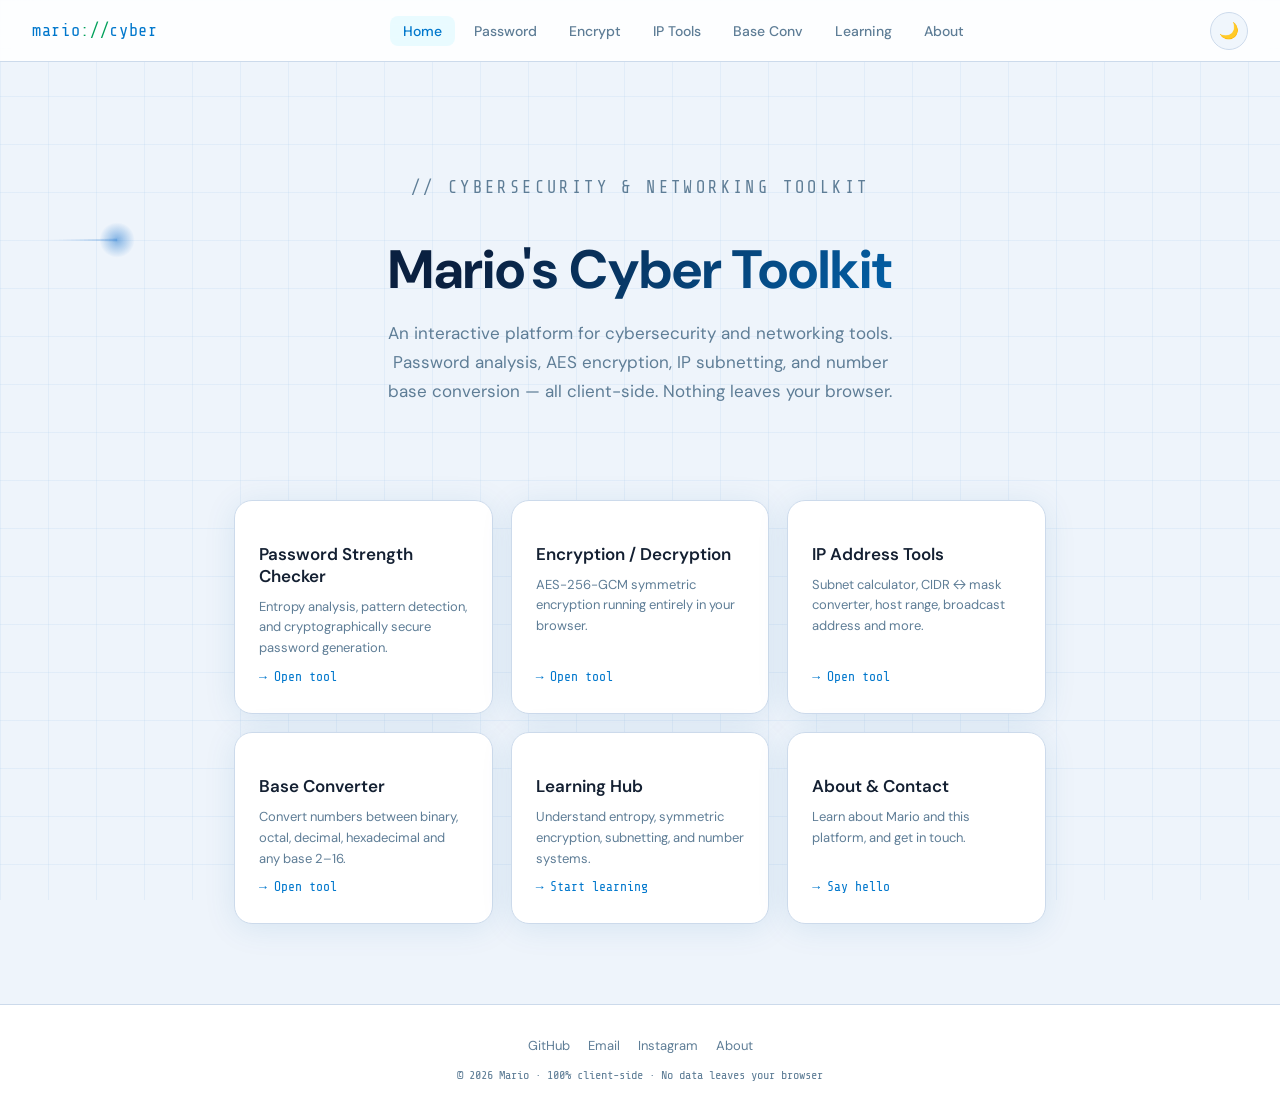
<file: index.html>
<!DOCTYPE html>
<html lang="en" data-theme="light">
<head>
  <meta charset="utf-8" />
  <meta name="viewport" content="width=device-width, initial-scale=1" />
  <title>Mario's Cyber Toolkit</title>
  <link rel="stylesheet" href="css/styles.css" />
</head>
<body>

  <!-- ── Navbar ── -->
  <nav class="navbar">
    <a class="nav-brand" href="index.html">mario<span>://</span>cyber</a>
    <ul class="nav-links" id="navLinks">
      <li><a href="index.html">Home</a></li>
      <li><a href="password.html">Password</a></li>
      <li><a href="encryption.html">Encrypt</a></li>
      <li><a href="ip_tools.html">IP Tools</a></li>
      <li><a href="base_converter.html">Base Conv</a></li>
      <li><a href="learning.html">Learning</a></li>
      <li><a href="about.html">About</a></li>
    </ul>
    <div class="nav-right">
      <button class="theme-toggle" id="themeToggle" onclick="toggleTheme()" title="Toggle theme">🌙</button>
      <button class="nav-hamburger" id="navHamburger" aria-label="Menu">
        <span></span><span></span><span></span>
      </button>
    </div>
  </nav>

  <!-- ── Main ── -->
  <main>
    <div class="page-wrapper">

      <div class="hero fade-in fade-in-1">
        <p class="hero-eyebrow">// cybersecurity &amp; networking toolkit</p>
        <h1>Mario's Cyber Toolkit</h1>
        <p>An interactive platform for cybersecurity and networking tools. Password analysis, AES encryption, IP subnetting, and number base conversion — all client-side. Nothing leaves your browser.</p>
      </div>

      <div class="tool-grid">
        <a class="tool-card fade-in fade-in-2" href="password.html">
          <div class="tool-card-icon"></div>
          <div class="tool-card-title">Password Strength Checker</div>
          <div class="tool-card-desc">Entropy analysis, pattern detection, and cryptographically secure password generation.</div>
          <div class="tool-card-arrow">→ Open tool</div>
        </a>

        <a class="tool-card fade-in fade-in-2" href="encryption.html">
          <div class="tool-card-icon"></div>
          <div class="tool-card-title">Encryption / Decryption</div>
          <div class="tool-card-desc">AES-256-GCM symmetric encryption running entirely in your browser.</div>
          <div class="tool-card-arrow">→ Open tool</div>
        </a>

        <a class="tool-card fade-in fade-in-3" href="ip_tools.html">
          <div class="tool-card-icon"></div>
          <div class="tool-card-title">IP Address Tools</div>
          <div class="tool-card-desc">Subnet calculator, CIDR ↔ mask converter, host range, broadcast address and more.</div>
          <div class="tool-card-arrow">→ Open tool</div>
        </a>

        <a class="tool-card fade-in fade-in-3" href="base_converter.html">
          <div class="tool-card-icon"></div>
          <div class="tool-card-title">Base Converter</div>
          <div class="tool-card-desc">Convert numbers between binary, octal, decimal, hexadecimal and any base 2–16.</div>
          <div class="tool-card-arrow">→ Open tool</div>
        </a>

        <a class="tool-card fade-in fade-in-4" href="learning.html">
          <div class="tool-card-icon"></div>
          <div class="tool-card-title">Learning Hub</div>
          <div class="tool-card-desc">Understand entropy, symmetric encryption, subnetting, and number systems.</div>
          <div class="tool-card-arrow">→ Start learning</div>
        </a>

        <a class="tool-card fade-in fade-in-4" href="about.html">
          <div class="tool-card-icon"></div>
          <div class="tool-card-title">About &amp; Contact</div>
          <div class="tool-card-desc">Learn about Mario and this platform, and get in touch.</div>
          <div class="tool-card-arrow">→ Say hello</div>
        </a>
      </div>

    </div>
  </main>

  <!-- ── Footer ── -->
  <footer>
    <div class="footer-inner">
      <div class="footer-links">
        <a href="https://github.com/MarioHUBB" target="_blank">GitHub</a>
        <a href="mailto:dumbamari02@gmail.com">Email</a>
        <a href="https://www.instagram.com/modestmarioo/" target="_blank">Instagram</a>
        <a href="about.html">About</a>
      </div>
      <div class="footer-copy">© 2026 Mario · 100% client-side · No data leaves your browser</div>
    </div>
  </footer>

  <script src="js/ui.js"></script>
  <script src="js/main.js"></script>
</body>
</html>
</file>
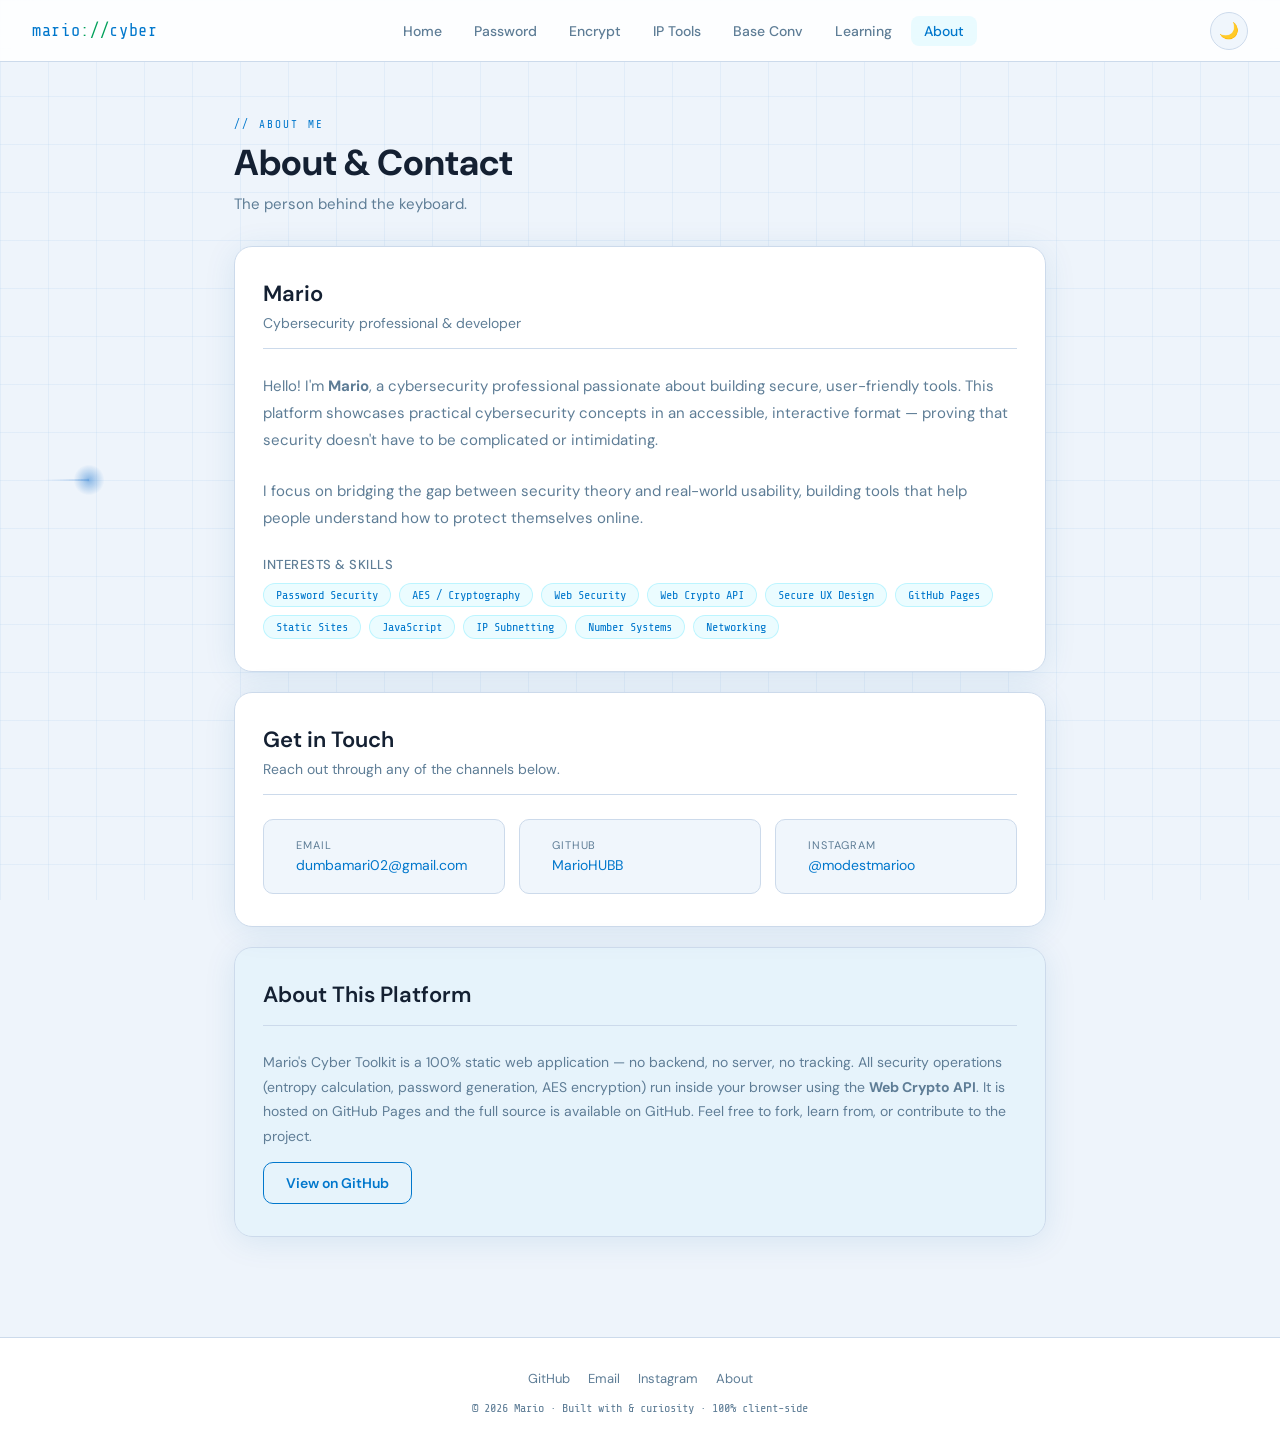
<file: about.html>
<!DOCTYPE html>
<html lang="en" data-theme="light">
<head>
  <meta charset="utf-8" />
  <meta name="viewport" content="width=device-width, initial-scale=1" />
  <title>About — Mario's Cyber Toolkit</title>
  <link rel="stylesheet" href="css/styles.css" />
</head>
<body>

  <!-- ── Navbar ── -->
  <nav class="navbar">
    <a class="nav-brand" href="index.html">mario<span>://</span>cyber</a>
    <ul class="nav-links" id="navLinks">
      <li><a href="index.html">Home</a></li>
      <li><a href="password.html">Password</a></li>
      <li><a href="encryption.html">Encrypt</a></li>
      <li><a href="ip_tools.html">IP Tools</a></li>
      <li><a href="base_converter.html">Base Conv</a></li>
      <li><a href="learning.html">Learning</a></li>
      <li><a href="about.html">About</a></li>
    </ul>
    <div class="nav-right">
      <button class="theme-toggle" id="themeToggle" onclick="toggleTheme()" title="Toggle theme">🌙</button>
      <button class="nav-hamburger" id="navHamburger" aria-label="Menu">
        <span></span><span></span><span></span>
      </button>
    </div>
  </nav>

  <!-- ── Main ── -->
  <main>
    <div class="page-wrapper">

      <div class="page-title fade-in fade-in-1">
        <p class="eyebrow">// about me</p>
        <h1>About &amp; Contact</h1>
        <p>The person behind the keyboard.</p>
      </div>

      <!-- Bio card -->
      <div class="card fade-in fade-in-2">
        <div class="card-header">
          <h2>Mario</h2>
          <p>Cybersecurity professional &amp; developer</p>
        </div>
        <p class="about-intro">
          Hello! I'm <strong>Mario</strong>, a cybersecurity professional passionate about building secure, 
          user-friendly tools. This platform showcases practical cybersecurity concepts in an accessible, 
          interactive format — proving that security doesn't have to be complicated or intimidating.
        </p>
        <p class="about-intro">
          I focus on bridging the gap between security theory and real-world usability, building tools 
          that help people understand how to protect themselves online.
        </p>

        <label class="form-label mt-8">Interests &amp; Skills</label>
        <div class="skills-badges">
          <span class="badge">Password Security</span>
          <span class="badge">AES / Cryptography</span>
          <span class="badge">Web Security</span>
          <span class="badge">Web Crypto API</span>
          <span class="badge">Secure UX Design</span>
          <span class="badge">GitHub Pages</span>
          <span class="badge">Static Sites</span>
          <span class="badge">JavaScript</span>
          <span class="badge">IP Subnetting</span>
          <span class="badge">Number Systems</span>
          <span class="badge">Networking</span>
        </div>
      </div>

      <!-- Contact card -->
      <div class="card fade-in fade-in-3">
        <div class="card-header">
          <h2>Get in Touch</h2>
          <p>Reach out through any of the channels below.</p>
        </div>

        <div class="contact-grid">
          <div class="contact-card">
            <span class="contact-icon"></span>
            <div class="contact-info">
              <span>Email</span>
              <a href="mailto:dumbamari02@gmail.com">dumbamari02@gmail.com</a>
            </div>
          </div>
          <div class="contact-card">
            <span class="contact-icon"></span>
            <div class="contact-info">
              <span>GitHub</span>
              <a href="https://github.com/MarioHUBB" target="_blank">MarioHUBB</a>
            </div>
          </div>
          <div class="contact-card">
            <span class="contact-icon"></span>
            <div class="contact-info">
              <span>Instagram</span>
              <a href="https://www.instagram.com/modestmarioo/" target="_blank">@modestmarioo</a>
            </div>
          </div>
        </div>
      </div>

      <!-- Platform card -->
      <div class="card fade-in fade-in-4" style="background: rgba(0,212,255,0.03);">
        <div class="card-header">
          <h2>About This Platform</h2>
        </div>
        <p style="font-size:14px; color:var(--text-muted); line-height:1.75;">
          Mario's Cyber Toolkit is a 100% static web application — no backend, no server, no tracking.
          All security operations (entropy calculation, password generation, AES encryption) run inside your 
          browser using the <strong>Web Crypto API</strong>. It is hosted on GitHub Pages and the full source 
          is available on GitHub. Feel free to fork, learn from, or contribute to the project.
        </p>
        <div class="mt-14">
          <a class="btn btn-ghost" href="https://github.com/MarioHUBB" target="_blank">View on GitHub</a>
        </div>
      </div>

    </div>
  </main>

  <!-- ── Footer ── -->
  <footer>
    <div class="footer-inner">
      <div class="footer-links">
        <a href="https://github.com/MarioHUBB" target="_blank">GitHub</a>
        <a href="mailto:dumbamari02@gmail.com">Email</a>
        <a href="https://www.instagram.com/modestmarioo/" target="_blank">Instagram</a>
        <a href="about.html">About</a>
      </div>
      <div class="footer-copy">© 2026 Mario · Built with &amp; curiosity · 100% client-side</div>
    </div>
  </footer>

  <script src="js/ui.js"></script>
</body>
</html>
</file>
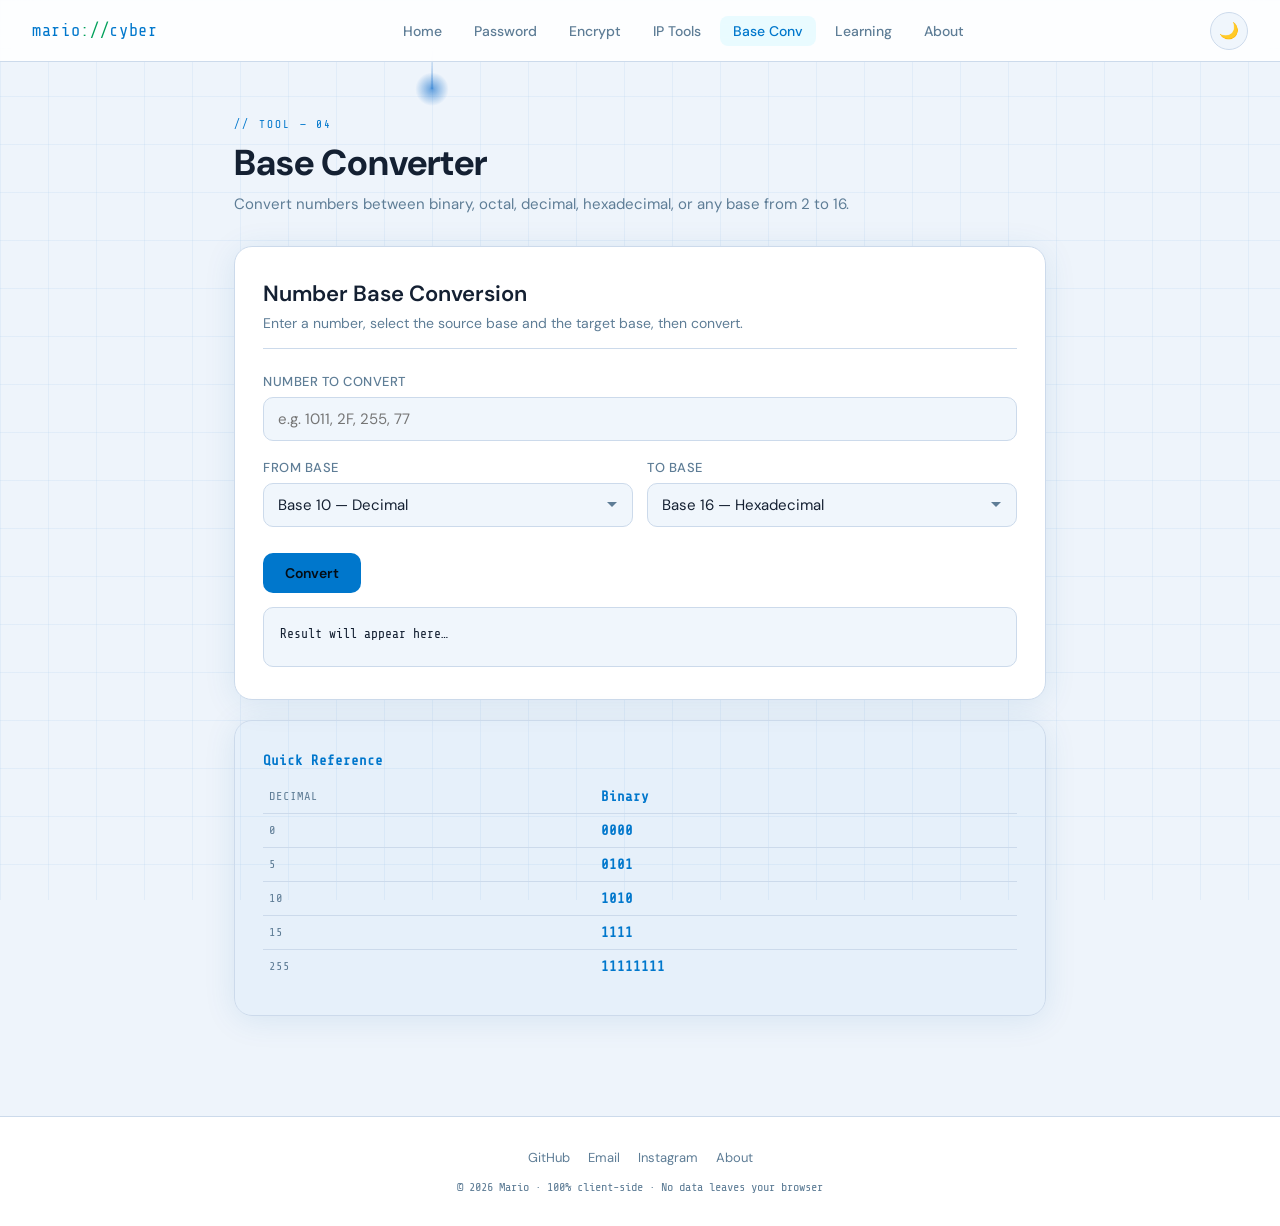
<file: base_converter.html>
<!DOCTYPE html>
<html lang="en" data-theme="light">
<head>
  <meta charset="utf-8" />
  <meta name="viewport" content="width=device-width, initial-scale=1" />
  <title>Base Converter — Mario's Cyber Toolkit</title>
  <link rel="stylesheet" href="css/styles.css" />
</head>
<body>

  <!-- ── Navbar ── -->
  <nav class="navbar">
    <a class="nav-brand" href="index.html">mario<span>://</span>cyber</a>
    <ul class="nav-links" id="navLinks">
      <li><a href="index.html">Home</a></li>
      <li><a href="password.html">Password</a></li>
      <li><a href="encryption.html">Encrypt</a></li>
      <li><a href="ip_tools.html">IP Tools</a></li>
      <li><a href="base_converter.html">Base Conv</a></li>
      <li><a href="learning.html">Learning</a></li>
      <li><a href="about.html">About</a></li>
    </ul>
    <div class="nav-right">
      <button class="theme-toggle" id="themeToggle" onclick="toggleTheme()" title="Toggle theme">🌙</button>
      <button class="nav-hamburger" id="navHamburger" aria-label="Menu">
        <span></span><span></span><span></span>
      </button>
    </div>
  </nav>

  <main>
    <div class="page-wrapper">

      <div class="page-title fade-in fade-in-1">
        <p class="eyebrow">// tool — 04</p>
        <h1>Base Converter</h1>
        <p>Convert numbers between binary, octal, decimal, hexadecimal, or any base from 2 to 16.</p>
      </div>

      <div class="card fade-in fade-in-2">
        <div class="card-header">
          <h2>Number Base Conversion</h2>
          <p>Enter a number, select the source base and the target base, then convert.</p>
        </div>

        <div class="form-group">
          <label class="form-label" for="numberInput">Number to convert</label>
          <input type="text" id="numberInput" placeholder="e.g. 1011, 2F, 255, 77" autocomplete="off" />
        </div>

        <div class="form-row">
          <div class="form-group">
            <label class="form-label" for="fromBase">From base</label>
            <select id="fromBase">
              <option value="2">Base 2 — Binary</option>
              <option value="8">Base 8 — Octal</option>
              <option value="10" selected>Base 10 — Decimal</option>
              <option value="16">Base 16 — Hexadecimal</option>
            </select>
          </div>
          <div class="form-group">
            <label class="form-label" for="toBase">To base</label>
            <select id="toBase">
              <option value="2">Base 2 — Binary</option>
              <option value="8">Base 8 — Octal</option>
              <option value="10">Base 10 — Decimal</option>
              <option value="16" selected>Base 16 — Hexadecimal</option>
            </select>
          </div>
        </div>

        <div class="row mt-8">
          <button class="btn btn-primary" onclick="convertBase()">Convert</button>
        </div>

        <div class="output-box mt-14" id="convOutput">Result will appear here…</div>
      </div>

      <!-- Quick reference -->
      <div class="card fade-in fade-in-3" style="background:rgba(0,119,204,0.03);">
        <h3 class="mono text-accent" style="font-size:14px; margin-bottom:12px;">Quick Reference</h3>
        <table class="result-table">
          <tr><td>Decimal</td><td>Binary</td></tr>
          <tr><td>0</td><td>0000</td></tr>
          <tr><td>5</td><td>0101</td></tr>
          <tr><td>10</td><td>1010</td></tr>
          <tr><td>15</td><td>1111</td></tr>
          <tr><td>255</td><td>11111111</td></tr>
        </table>
      </div>

    </div>
  </main>

  <!-- ── Footer ── -->
  <footer>
    <div class="footer-inner">
      <div class="footer-links">
        <a href="https://github.com/MarioHUBB" target="_blank">GitHub</a>
        <a href="mailto:dumbamari02@gmail.com">Email</a>
        <a href="https://www.instagram.com/modestmarioo/" target="_blank">Instagram</a>
        <a href="about.html">About</a>
      </div>
      <div class="footer-copy">© 2026 Mario · 100% client-side · No data leaves your browser</div>
    </div>
  </footer>

  <script src="js/ui.js"></script>
  <script src="js/base_converter.js"></script>
</body>
</html>
</file>
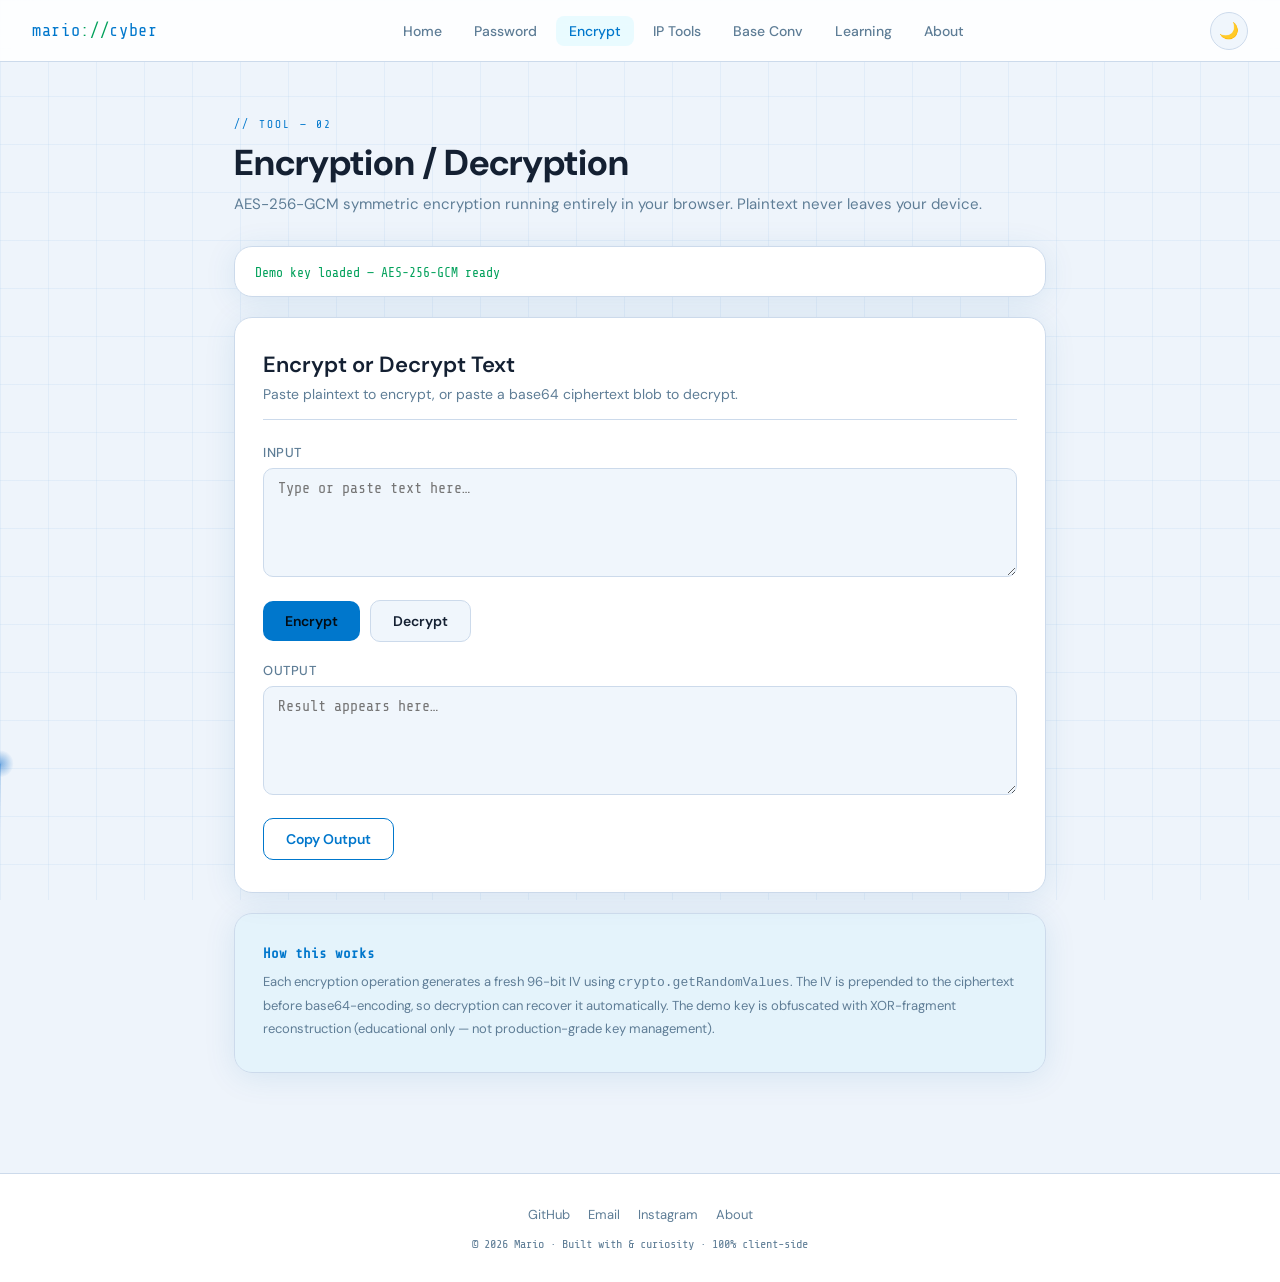
<file: encryption.html>
<!DOCTYPE html>
<html lang="en" data-theme="light">
<head>
  <meta charset="utf-8" />
  <meta name="viewport" content="width=device-width, initial-scale=1" />
  <title>Encryption Tool — Mario's Cyber Form</title>
  <link rel="stylesheet" href="css/styles.css" />
</head>
<body>

  <!-- ── Navbar ── -->
  <nav class="navbar">
    <a class="nav-brand" href="index.html">mario<span>://</span>cyber</a>
    <ul class="nav-links" id="navLinks">
      <li><a href="index.html">Home</a></li>
      <li><a href="password.html">Password</a></li>
      <li><a href="encryption.html">Encrypt</a></li>
      <li><a href="ip_tools.html">IP Tools</a></li>
      <li><a href="base_converter.html">Base Conv</a></li>
      <li><a href="learning.html">Learning</a></li>
      <li><a href="about.html">About</a></li>
    </ul>
    <div class="nav-right">
      <button class="theme-toggle" id="themeToggle" onclick="toggleTheme()" title="Toggle theme">🌙</button>
      <button class="nav-hamburger" id="navHamburger" aria-label="Menu">
        <span></span><span></span><span></span>
      </button>
    </div>
  </nav>

  <!-- ── Main ── -->
  <main>
    <div class="page-wrapper">

      <div class="page-title fade-in fade-in-1">
        <p class="eyebrow">// tool — 02</p>
        <h1>Encryption / Decryption</h1>
        <p>AES-256-GCM symmetric encryption running entirely in your browser. Plaintext never leaves your device.</p>
      </div>

      <!-- Key status -->
      <div class="card fade-in fade-in-2" style="padding:14px 20px;">
        <span class="mono text-muted" id="keyStatus" style="font-size:13px;">Loading AES-256-GCM key…</span>
      </div>

      <!-- Encrypt / Decrypt card -->
      <div class="card fade-in fade-in-3">
        <div class="card-header">
          <h2>Encrypt or Decrypt Text</h2>
          <p>Paste plaintext to encrypt, or paste a base64 ciphertext blob to decrypt.</p>
        </div>

        <div class="form-group">
          <label class="form-label" for="inputText">Input</label>
          <textarea id="inputText" rows="5" placeholder="Type or paste text here…"></textarea>
        </div>

        <div class="row mt-8" style="gap:10px;">
          <button class="btn btn-primary" id="encryptBtn" disabled>Encrypt</button>
          <button class="btn btn-secondary" id="decryptBtn" disabled>Decrypt</button>
        </div>

        <div class="form-group mt-20">
          <label class="form-label" for="outputText">Output</label>
          <textarea id="outputText" rows="5" placeholder="Result appears here…" readonly></textarea>
        </div>

        <div class="row mt-8" style="gap:10px;">
          <button class="btn btn-ghost" id="copyOutBtn">Copy Output</button>
        </div>
      </div>

      <!-- Info card -->
      <div class="card fade-in fade-in-4" style="background: rgba(0,212,255,0.04);">
        <h3 class="mono text-accent" style="font-size:14px; margin-bottom:10px;">How this works</h3>
        <p style="font-size:13px; color:var(--text-muted); line-height:1.75;">
          Each encryption operation generates a fresh 96-bit IV using <code>crypto.getRandomValues</code>.
          The IV is prepended to the ciphertext before base64-encoding, so decryption can recover it automatically.
          The demo key is obfuscated with XOR-fragment reconstruction (educational only — not production-grade key management).
        </p>
      </div>

    </div>
  </main>

  <!-- ── Footer ── -->
  <footer>
    <div class="footer-inner">
      <div class="footer-links">
        <a href="https://github.com/MarioHUBB" target="_blank">GitHub</a>
        <a href="mailto:dumbamari02@gmail.com">Email</a>
        <a href="https://www.instagram.com/modestmarioo/" target="_blank">Instagram</a>
        <a href="about.html">About</a>
      </div>
      <div class="footer-copy">© 2026 Mario · Built with &amp; curiosity · 100% client-side</div>
    </div>
  </footer>

  <script src="js/ui.js"></script>
  <script src="js/security-core.js"></script>
  <script src="js/encryption.js"></script>
</body>
</html>
</file>
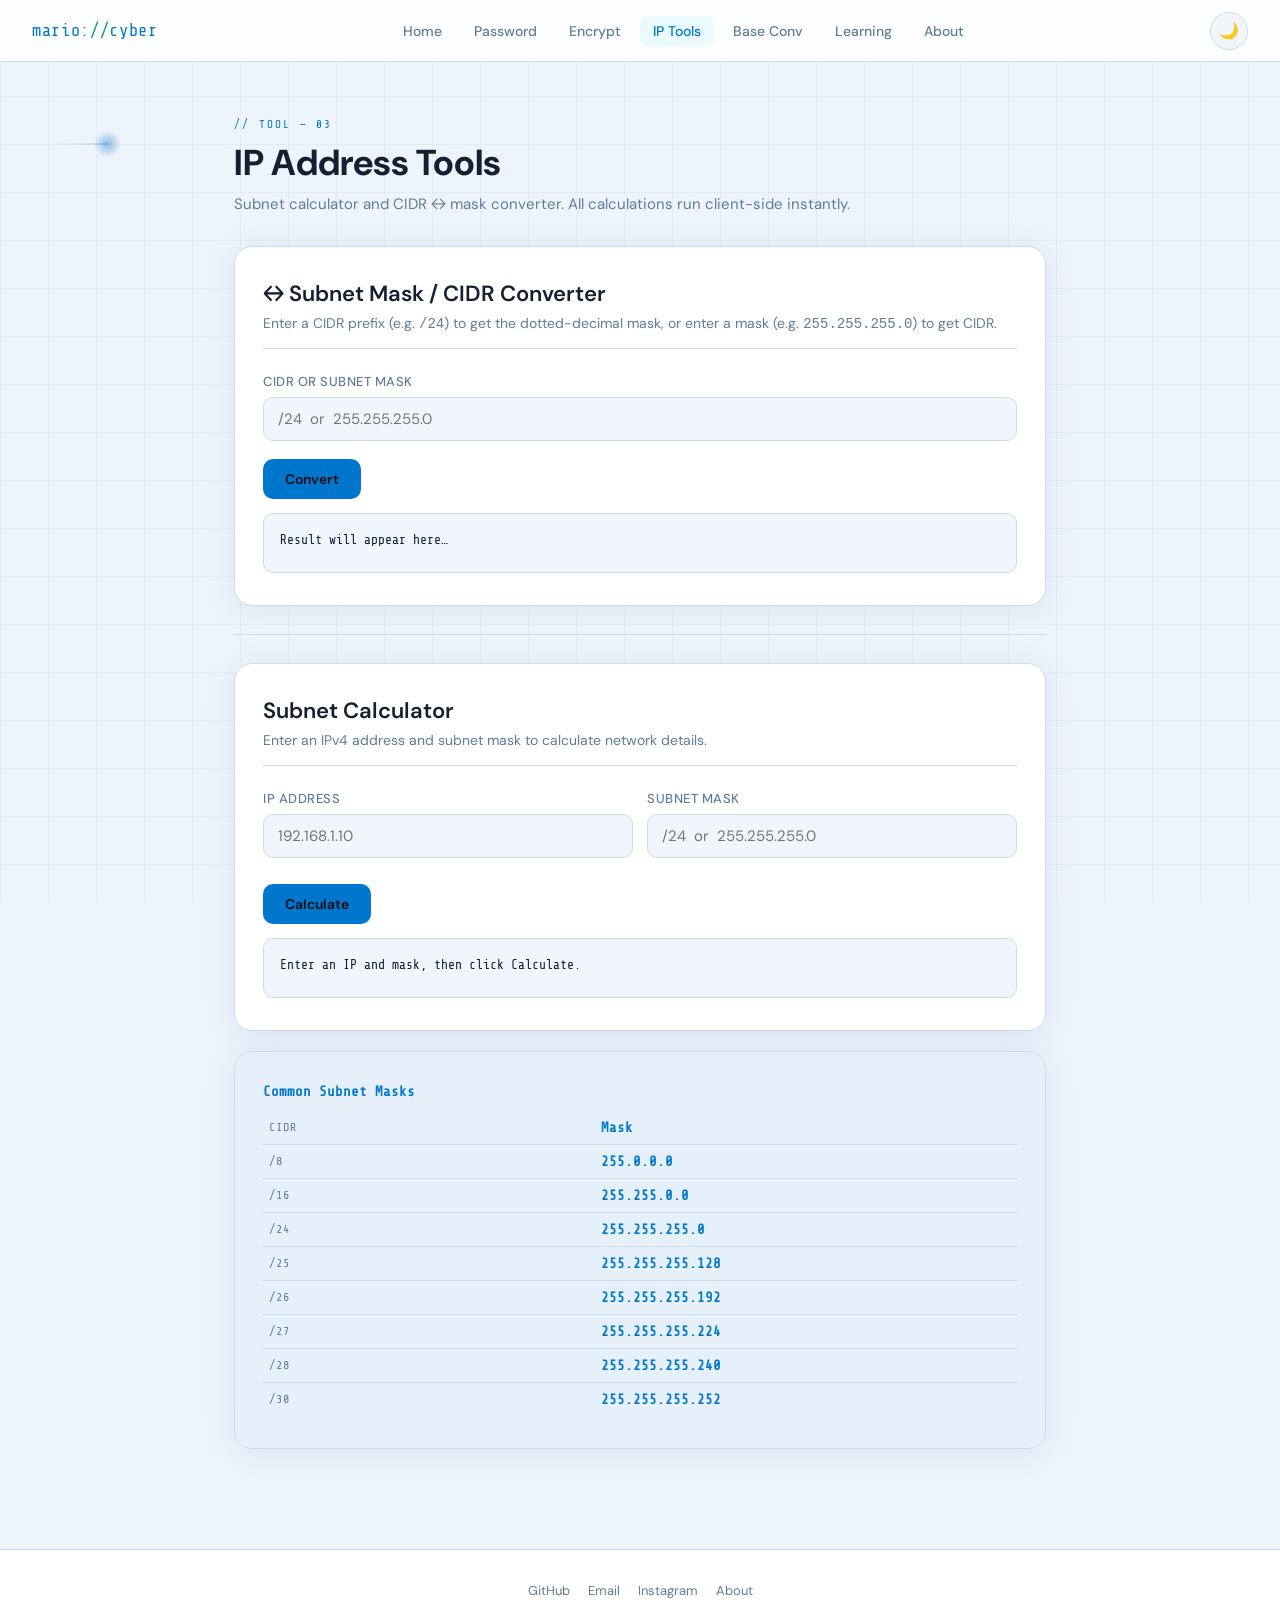
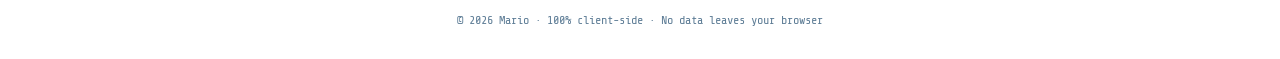
<file: ip_tools.html>
<!DOCTYPE html>
<html lang="en" data-theme="light">
<head>
  <meta charset="utf-8" />
  <meta name="viewport" content="width=device-width, initial-scale=1" />
  <title>IP Address Tools — Mario's Cyber Toolkit</title>
  <link rel="stylesheet" href="css/styles.css" />
</head>
<body>

  <!-- ── Navbar ── -->
  <nav class="navbar">
    <a class="nav-brand" href="index.html">mario<span>://</span>cyber</a>
    <ul class="nav-links" id="navLinks">
      <li><a href="index.html">Home</a></li>
      <li><a href="password.html">Password</a></li>
      <li><a href="encryption.html">Encrypt</a></li>
      <li><a href="ip_tools.html">IP Tools</a></li>
      <li><a href="base_converter.html">Base Conv</a></li>
      <li><a href="learning.html">Learning</a></li>
      <li><a href="about.html">About</a></li>
    </ul>
    <div class="nav-right">
      <button class="theme-toggle" id="themeToggle" onclick="toggleTheme()" title="Toggle theme">🌙</button>
      <button class="nav-hamburger" id="navHamburger" aria-label="Menu">
        <span></span><span></span><span></span>
      </button>
    </div>
  </nav>

  <main>
    <div class="page-wrapper">

      <div class="page-title fade-in fade-in-1">
        <p class="eyebrow">// tool — 03</p>
        <h1>IP Address Tools</h1>
        <p>Subnet calculator and CIDR ↔ mask converter. All calculations run client-side instantly.</p>
      </div>

      <!-- CIDR ↔ Mask Converter -->
      <div class="card fade-in fade-in-2">
        <div class="card-header">
          <h2>↔ Subnet Mask / CIDR Converter</h2>
          <p>Enter a CIDR prefix (e.g. <code>/24</code>) to get the dotted-decimal mask, or enter a mask (e.g. <code>255.255.255.0</code>) to get CIDR.</p>
        </div>

        <div class="form-group">
          <label class="form-label" for="maskInput">CIDR or Subnet Mask</label>
          <input type="text" id="maskInput" placeholder="/24  or  255.255.255.0" autocomplete="off" />
        </div>

        <div class="row mt-8">
          <button class="btn btn-primary" onclick="convertMask()">Convert</button>
        </div>

        <div class="output-box mt-14" id="maskOutput">Result will appear here…</div>
      </div>

      <hr class="section-rule">

      <!-- Subnet Calculator -->
      <div class="card fade-in fade-in-3">
        <div class="card-header">
          <h2>Subnet Calculator</h2>
          <p>Enter an IPv4 address and subnet mask to calculate network details.</p>
        </div>

        <div class="form-row">
          <div class="form-group">
            <label class="form-label" for="ipAddress">IP Address</label>
            <input type="text" id="ipAddress" placeholder="192.168.1.10" autocomplete="off" />
          </div>
          <div class="form-group">
            <label class="form-label" for="subnetMask">Subnet Mask</label>
            <input type="text" id="subnetMask" placeholder="/24  or  255.255.255.0" autocomplete="off" />
          </div>
        </div>

        <div class="row mt-8">
          <button class="btn btn-primary" onclick="calculateSubnet()">Calculate</button>
        </div>

        <div class="output-box mt-14" id="subnetOutput">Enter an IP and mask, then click Calculate.</div>
      </div>

      <!-- Quick reference -->
      <div class="card fade-in fade-in-4" style="background:rgba(0,119,204,0.03);">
        <h3 class="mono text-accent" style="font-size:14px; margin-bottom:12px;">Common Subnet Masks</h3>
        <table class="result-table">
          <tr><td>CIDR</td><td>Mask</td></tr>
          <tr><td>/8</td><td>255.0.0.0</td></tr>
          <tr><td>/16</td><td>255.255.0.0</td></tr>
          <tr><td>/24</td><td>255.255.255.0</td></tr>
          <tr><td>/25</td><td>255.255.255.128</td></tr>
          <tr><td>/26</td><td>255.255.255.192</td></tr>
          <tr><td>/27</td><td>255.255.255.224</td></tr>
          <tr><td>/28</td><td>255.255.255.240</td></tr>
          <tr><td>/30</td><td>255.255.255.252</td></tr>
        </table>
      </div>

    </div>
  </main>

  <!-- ── Footer ── -->
  <footer>
    <div class="footer-inner">
      <div class="footer-links">
        <a href="https://github.com/MarioHUBB" target="_blank">GitHub</a>
        <a href="mailto:dumbamari02@gmail.com">Email</a>
        <a href="https://www.instagram.com/modestmarioo/" target="_blank">Instagram</a>
        <a href="about.html">About</a>
      </div>
      <div class="footer-copy">© 2026 Mario · 100% client-side · No data leaves your browser</div>
    </div>
  </footer>

  <script src="js/ui.js"></script>
  <script src="js/ip_tools.js"></script>
</body>
</html>
</file>
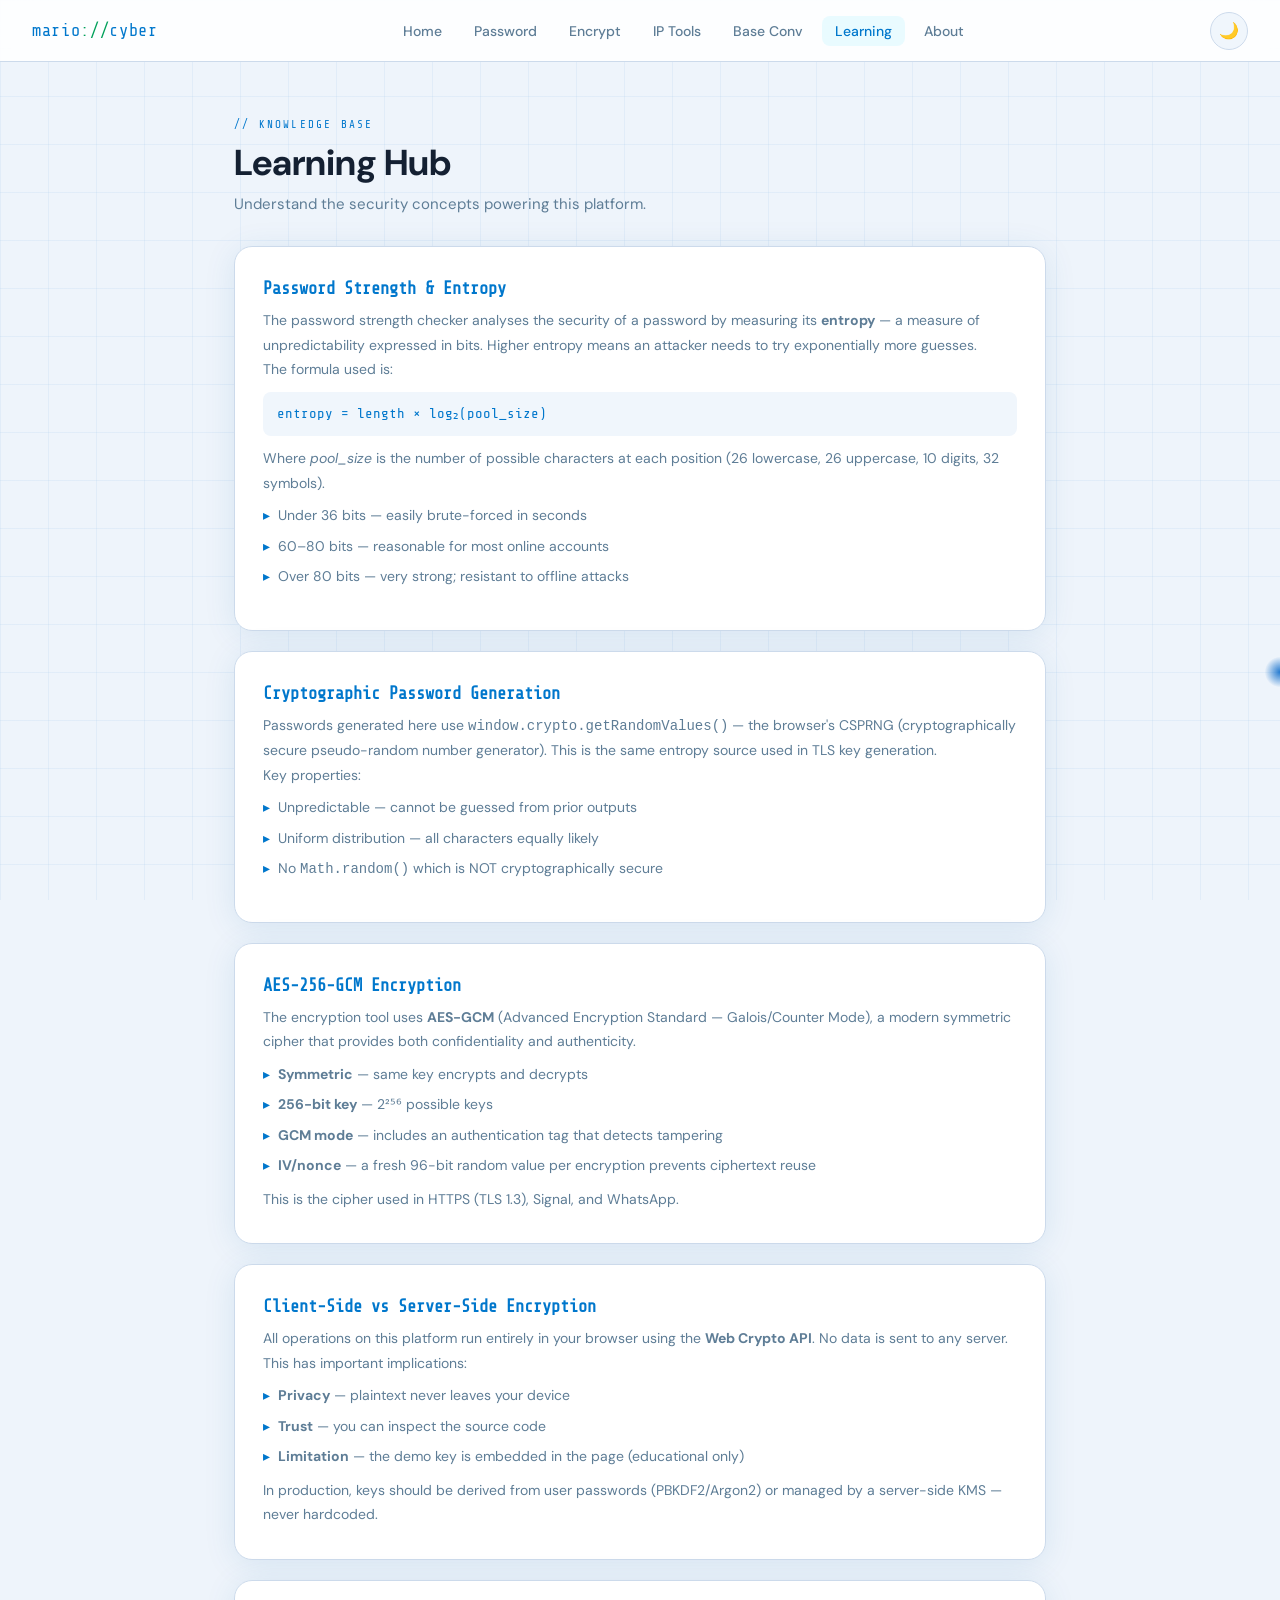
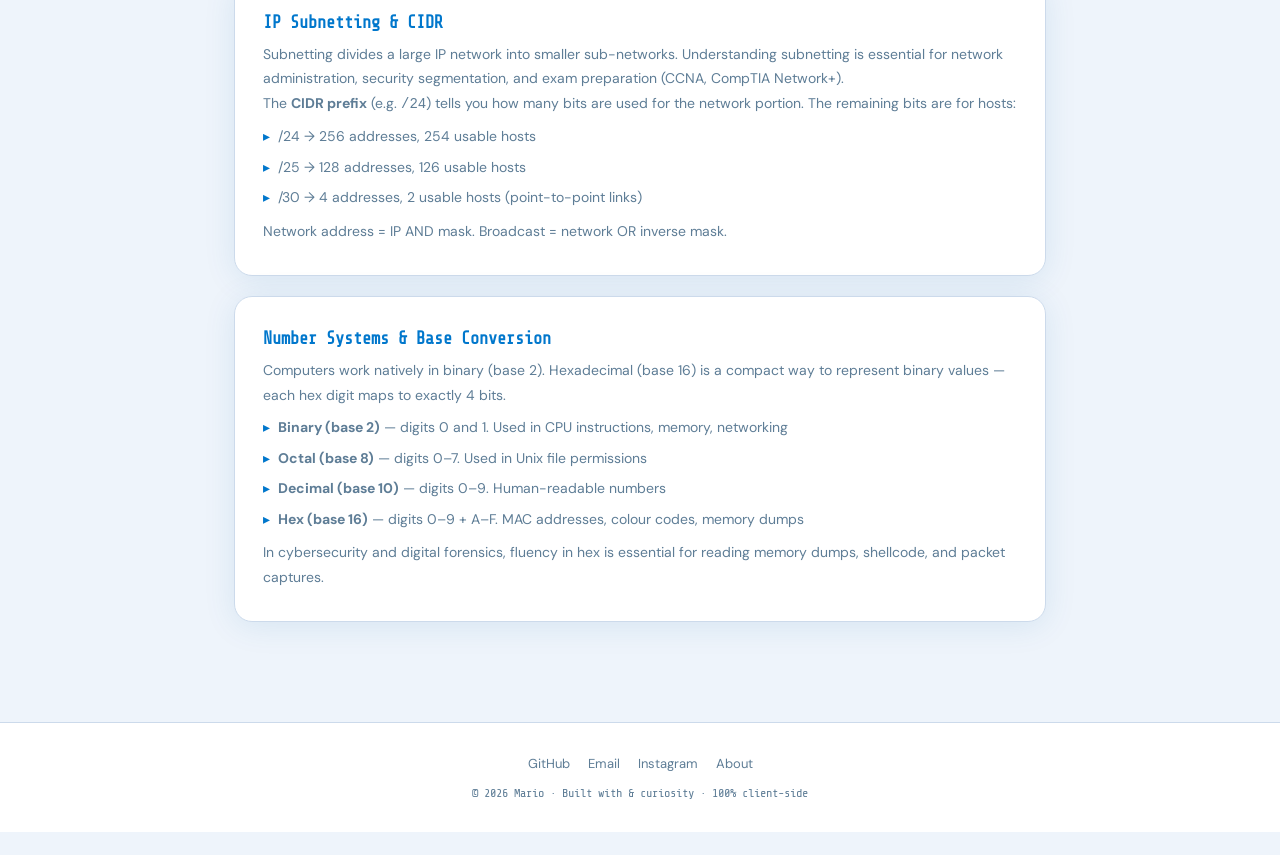
<file: learning.html>
<!DOCTYPE html>
<html lang="en" data-theme="light">
<head>
  <meta charset="utf-8" />
  <meta name="viewport" content="width=device-width, initial-scale=1" />
  <title>Learning Hub — Mario's Cyber Form</title>
  <link rel="stylesheet" href="css/styles.css" />
</head>
<body>

  <!-- ── Navbar ── -->
  <nav class="navbar">
    <a class="nav-brand" href="index.html">mario<span>://</span>cyber</a>
    <ul class="nav-links" id="navLinks">
      <li><a href="index.html">Home</a></li>
      <li><a href="password.html">Password</a></li>
      <li><a href="encryption.html">Encrypt</a></li>
      <li><a href="ip_tools.html">IP Tools</a></li>
      <li><a href="base_converter.html">Base Conv</a></li>
      <li><a href="learning.html">Learning</a></li>
      <li><a href="about.html">About</a></li>
    </ul>
    <div class="nav-right">
      <button class="theme-toggle" id="themeToggle" onclick="toggleTheme()" title="Toggle theme">🌙</button>
      <button class="nav-hamburger" id="navHamburger" aria-label="Menu">
        <span></span><span></span><span></span>
      </button>
    </div>
  </nav>

  <!-- ── Main ── -->
  <main>
    <div class="page-wrapper">

      <div class="page-title fade-in fade-in-1">
        <p class="eyebrow">// knowledge base</p>
        <h1>Learning Hub</h1>
        <p>Understand the security concepts powering this platform.</p>
      </div>

      <!-- Password entropy section -->
      <div class="card fade-in fade-in-2">
        <div class="learning-section">
          <h3>Password Strength &amp; Entropy</h3>
          <p>The password strength checker analyses the security of a password by measuring its <strong>entropy</strong> — a measure of unpredictability expressed in bits. Higher entropy means an attacker needs to try exponentially more guesses.</p>
          <p>The formula used is:</p>
          <p style="font-family:var(--font-mono); background:var(--surface2); padding:10px 14px; border-radius:8px; margin:10px 0; font-size:14px; color:var(--accent);">
            entropy = length × log₂(pool_size)
          </p>
          <p>Where <em>pool_size</em> is the number of possible characters at each position (26 lowercase, 26 uppercase, 10 digits, 32 symbols).</p>
          <ul>
            <li>Under 36 bits — easily brute-forced in seconds</li>
            <li>60–80 bits — reasonable for most online accounts</li>
            <li>Over 80 bits — very strong; resistant to offline attacks</li>
          </ul>
        </div>
      </div>

      <!-- Generator section -->
      <div class="card fade-in fade-in-3">
        <div class="learning-section">
          <h3>Cryptographic Password Generation</h3>
          <p>Passwords generated here use <code>window.crypto.getRandomValues()</code> — the browser's CSPRNG (cryptographically secure pseudo-random number generator). This is the same entropy source used in TLS key generation.</p>
          <p>Key properties:</p>
          <ul>
            <li>Unpredictable — cannot be guessed from prior outputs</li>
            <li>Uniform distribution — all characters equally likely</li>
            <li>No <code>Math.random()</code> which is NOT cryptographically secure</li>
          </ul>
        </div>
      </div>

      <!-- AES-GCM section -->
      <div class="card fade-in fade-in-4">
        <div class="learning-section">
          <h3>AES-256-GCM Encryption</h3>
          <p>The encryption tool uses <strong>AES-GCM</strong> (Advanced Encryption Standard — Galois/Counter Mode), a modern symmetric cipher that provides both confidentiality and authenticity.</p>
          <ul>
            <li><strong>Symmetric</strong> — same key encrypts and decrypts</li>
            <li><strong>256-bit key</strong> — 2²⁵⁶ possible keys</li>
            <li><strong>GCM mode</strong> — includes an authentication tag that detects tampering</li>
            <li><strong>IV/nonce</strong> — a fresh 96-bit random value per encryption prevents ciphertext reuse</li>
          </ul>
          <p>This is the cipher used in HTTPS (TLS 1.3), Signal, and WhatsApp.</p>
        </div>
      </div>

      <!-- Client-side section -->
      <div class="card fade-in fade-in-5">
        <div class="learning-section">
          <h3>Client-Side vs Server-Side Encryption</h3>
          <p>All operations on this platform run entirely in your browser using the <strong>Web Crypto API</strong>. No data is sent to any server. This has important implications:</p>
          <ul>
            <li><strong>Privacy</strong> — plaintext never leaves your device</li>
            <li><strong>Trust</strong> — you can inspect the source code</li>
            <li><strong>Limitation</strong> — the demo key is embedded in the page (educational only)</li>
          </ul>
          <p>In production, keys should be derived from user passwords (PBKDF2/Argon2) or managed by a server-side KMS — never hardcoded.</p>
        </div>
      </div>


      <!-- IP Subnetting section -->
      <div class="card fade-in fade-in-5">
        <div class="learning-section">
          <h3>IP Subnetting &amp; CIDR</h3>
          <p>Subnetting divides a large IP network into smaller sub-networks. Understanding subnetting is essential for network administration, security segmentation, and exam preparation (CCNA, CompTIA Network+).</p>
          <p>The <strong>CIDR prefix</strong> (e.g. <code>/24</code>) tells you how many bits are used for the network portion. The remaining bits are for hosts:</p>
          <ul>
            <li>/24 → 256 addresses, 254 usable hosts</li>
            <li>/25 → 128 addresses, 126 usable hosts</li>
            <li>/30 → 4 addresses, 2 usable hosts (point-to-point links)</li>
          </ul>
          <p>Network address = IP AND mask. Broadcast = network OR inverse mask.</p>
        </div>
      </div>

      <!-- Number systems section -->
      <div class="card fade-in fade-in-5">
        <div class="learning-section">
          <h3>Number Systems &amp; Base Conversion</h3>
          <p>Computers work natively in binary (base 2). Hexadecimal (base 16) is a compact way to represent binary values — each hex digit maps to exactly 4 bits.</p>
          <ul>
            <li><strong>Binary (base 2)</strong> — digits 0 and 1. Used in CPU instructions, memory, networking</li>
            <li><strong>Octal (base 8)</strong> — digits 0–7. Used in Unix file permissions</li>
            <li><strong>Decimal (base 10)</strong> — digits 0–9. Human-readable numbers</li>
            <li><strong>Hex (base 16)</strong> — digits 0–9 + A–F. MAC addresses, colour codes, memory dumps</li>
          </ul>
          <p>In cybersecurity and digital forensics, fluency in hex is essential for reading memory dumps, shellcode, and packet captures.</p>
        </div>
      </div>

    </div>
  </main>

  <!-- ── Footer ── -->
  <footer>
    <div class="footer-inner">
      <div class="footer-links">
        <a href="https://github.com/MarioHUBB" target="_blank">GitHub</a>
        <a href="mailto:dumbamari02@gmail.com">Email</a>
        <a href="https://www.instagram.com/modestmarioo/" target="_blank">Instagram</a>
        <a href="about.html">About</a>
      </div>
      <div class="footer-copy">© 2026 Mario · Built with &amp; curiosity · 100% client-side</div>
    </div>
  </footer>

  <script src="js/ui.js"></script>
</body>
</html>
</file>
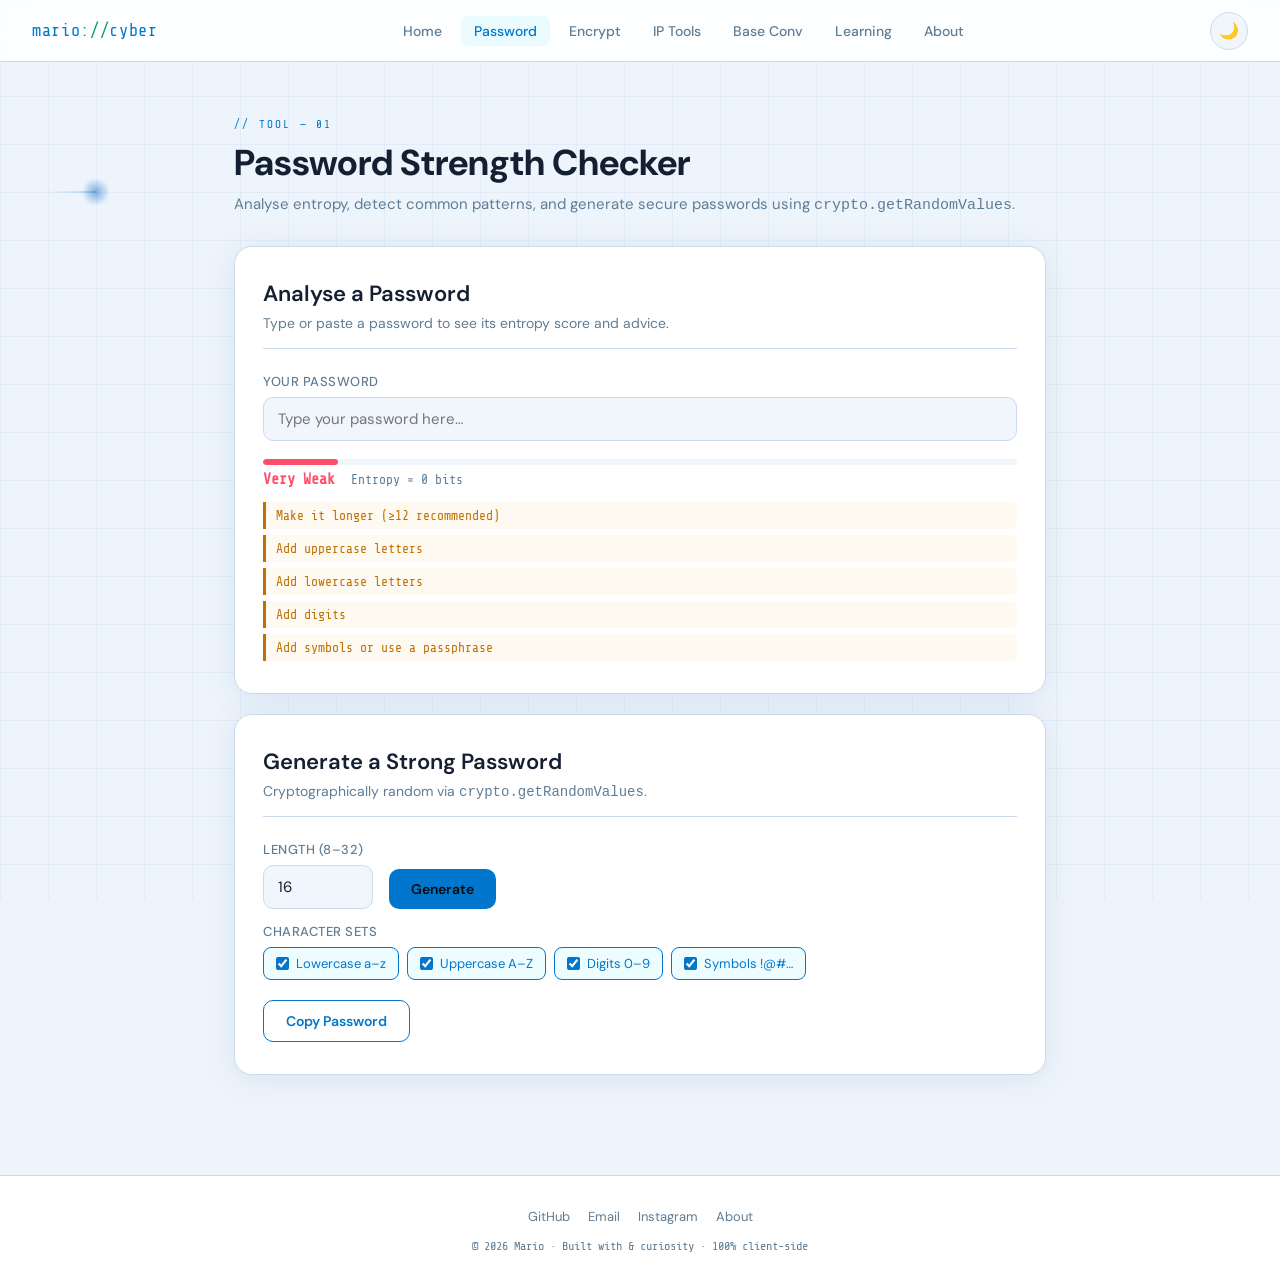
<file: password.html>
<!DOCTYPE html>
<html lang="en" data-theme="light">
<head>
  <meta charset="utf-8" />
  <meta name="viewport" content="width=device-width, initial-scale=1" />
  <title>Password Checker — Mario's Cyber Form</title>
  <link rel="stylesheet" href="css/styles.css" />
</head>
<body>

  <!-- ── Navbar ── -->
  <nav class="navbar">
    <a class="nav-brand" href="index.html">mario<span>://</span>cyber</a>
    <ul class="nav-links" id="navLinks">
      <li><a href="index.html">Home</a></li>
      <li><a href="password.html">Password</a></li>
      <li><a href="encryption.html">Encrypt</a></li>
      <li><a href="ip_tools.html">IP Tools</a></li>
      <li><a href="base_converter.html">Base Conv</a></li>
      <li><a href="learning.html">Learning</a></li>
      <li><a href="about.html">About</a></li>
    </ul>
    <div class="nav-right">
      <button class="theme-toggle" id="themeToggle" onclick="toggleTheme()" title="Toggle theme">🌙</button>
      <button class="nav-hamburger" id="navHamburger" aria-label="Menu">
        <span></span><span></span><span></span>
      </button>
    </div>
  </nav>

  <!-- ── Main ── -->
  <main>
    <div class="page-wrapper">

      <div class="page-title fade-in fade-in-1">
        <p class="eyebrow">// tool — 01</p>
        <h1>Password Strength Checker</h1>
        <p>Analyse entropy, detect common patterns, and generate secure passwords using <code>crypto.getRandomValues</code>.</p>
      </div>

      <!-- Strength checker card -->
      <div class="card fade-in fade-in-2">
        <div class="card-header">
          <h2>Analyse a Password</h2>
          <p>Type or paste a password to see its entropy score and advice.</p>
        </div>

        <div class="form-group">
          <label class="form-label" for="passwordInput">Your password</label>
          <div class="input-wrapper">
            <input type="password" id="passwordInput" autocomplete="new-password" placeholder="Type your password here…" />
            <button class="input-toggle" id="showPassword" title="Show / hide"></button>
          </div>
        </div>

        <div class="strength-meter">
          <div class="strength-bar" id="strengthBar"></div>
        </div>

        <div class="row" style="gap:16px; margin-top:4px;">
          <span class="strength-label" id="scoreLabel" style="font-size:15px; font-weight:600;">—</span>
          <span class="strength-label text-muted" id="entropyLabel">Entropy ≈ 0 bits</span>
        </div>

        <ul class="advice-list" id="adviceList" style="margin-top:14px;"></ul>
      </div>

      <!-- Generator card -->
      <div class="card fade-in fade-in-3">
        <div class="card-header">
          <h2>Generate a Strong Password</h2>
          <p>Cryptographically random via <code>crypto.getRandomValues</code>.</p>
        </div>

        <div class="row" style="align-items:flex-end; gap:16px; flex-wrap:wrap;">
          <div style="min-width:110px;">
            <label class="form-label" for="pwLength">Length (8–32)</label>
            <input type="number" id="pwLength" min="8" max="32" value="16" />
          </div>
          <button class="btn btn-primary" id="generateBtn">Generate</button>
        </div>

        <div class="mt-14">
          <label class="form-label">Character sets</label>
          <div class="checkbox-group">
            <label class="checkbox-pill"><input type="checkbox" id="useLower" checked> Lowercase a–z</label>
            <label class="checkbox-pill"><input type="checkbox" id="useUpper" checked> Uppercase A–Z</label>
            <label class="checkbox-pill"><input type="checkbox" id="useDigits" checked> Digits 0–9</label>
            <label class="checkbox-pill"><input type="checkbox" id="useSymbols" checked> Symbols !@#…</label>
          </div>
        </div>

        <div class="row mt-20" style="gap:10px;">
          <button class="btn btn-ghost" id="copyPwBtn">Copy Password</button>
        </div>
      </div>

    </div>
  </main>

  <!-- ── Footer ── -->
  <footer>
    <div class="footer-inner">
      <div class="footer-links">
        <a href="https://github.com/MarioHUBB" target="_blank">GitHub</a>
        <a href="mailto:dumbamari02@gmail.com">Email</a>
        <a href="https://www.instagram.com/modestmarioo/" target="_blank">Instagram</a>
        <a href="about.html">About</a>
      </div>
      <div class="footer-copy">© 2026 Mario · Built with &amp; curiosity · 100% client-side</div>
    </div>
  </footer>

  <script src="js/ui.js"></script>
  <script src="js/security-core.js"></script>
  <script src="js/password.js"></script>
</body>
</html>
</file>
<file: css/styles.css>
/* ============================================================
   Mario's Cyber Form — styles.css
   Theme: Dark terminal / cybersecurity SaaS
   ============================================================ */

@import url('https://fonts.googleapis.com/css2?family=Share+Tech+Mono&family=DM+Sans:wght@300;400;500;600;700&display=swap');

/* ── CSS Variables — LIGHT is default ── */
:root {
  --bg:          #eef4fb;
  --surface:     #ffffff;
  --surface2:    #f0f6fc;
  --border:      #ccdaeb;
  --accent:      #0077cc;
  --accent2:     #7b5ea7;
  --accent3:     #00a05a;
  --text:        #142032;
  --text-muted:  #5e7d96;
  --danger:      #e03050;
  --warn:        #c07000;
  --font-mono:   'Share Tech Mono', monospace;
  --font-body:   'DM Sans', sans-serif;
  --radius:      10px;
  --radius-lg:   18px;
  --shadow:      0 4px 32px rgba(0,100,160,0.10);
  --transition:  0.22s cubic-bezier(0.4,0,0.2,1);
  --spark-glow:  rgba(0,100,220,0.85);
}

[data-theme="dark"] {
  --bg:          #080d14;
  --surface:     #0d1520;
  --surface2:    #111d2e;
  --border:      #1e3148;
  --accent:      #00d4ff;
  --accent3:     #00ff88;
  --text:        #c9dde8;
  --text-muted:  #5a7a8e;
  --danger:      #ff4d6a;
  --warn:        #ffb340;
  --shadow:      0 4px 32px rgba(0,212,255,0.06);
  --spark-glow:  rgba(0,220,255,0.9);
}

/* ── Reset ── */
*, *::before, *::after { box-sizing: border-box; margin: 0; padding: 0; }
html { scroll-behavior: smooth; }
body {
  font-family: var(--font-body);
  background: var(--bg);
  color: var(--text);
  min-height: 100vh;
  overflow-x: hidden;
  transition: background var(--transition), color var(--transition);
}

a { color: var(--accent); text-decoration: none; }
a:hover { text-decoration: underline; }

/* ── Background grid (spark canvas sits on top via JS) ── */
body::before {
  content: '';
  position: fixed;
  inset: 0;
  background-image:
    linear-gradient(rgba(0,100,200,0.05) 1px, transparent 1px),
    linear-gradient(90deg, rgba(0,100,200,0.05) 1px, transparent 1px);
  background-size: 48px 48px;
  pointer-events: none;
  z-index: 0;
}
[data-theme="dark"] body::before {
  background-image:
    linear-gradient(rgba(0,212,255,0.04) 1px, transparent 1px),
    linear-gradient(90deg, rgba(0,212,255,0.04) 1px, transparent 1px);
}

/* Spark canvas layer (injected by ui.js) */
#sparkCanvas {
  position: fixed;
  inset: 0;
  pointer-events: none;
  z-index: 0;
}

/* ── Navbar ── */
.navbar {
  position: sticky;
  top: 0;
  z-index: 100;
  background: rgba(255,255,255,0.88);
  backdrop-filter: blur(18px);
  -webkit-backdrop-filter: blur(18px);
  border-bottom: 1px solid var(--border);
  padding: 0 32px;
  height: 62px;
  display: flex;
  align-items: center;
  justify-content: space-between;
  transition: background var(--transition);
}
[data-theme="dark"] .navbar {
  background: rgba(8,13,20,0.88);
}

.nav-brand {
  font-family: var(--font-mono);
  font-size: 17px;
  color: var(--accent);
  letter-spacing: 0.04em;
  white-space: nowrap;
}
.nav-brand span { color: var(--accent3); }

.nav-links {
  display: flex;
  align-items: center;
  gap: 6px;
  list-style: none;
}
.nav-links a {
  font-size: 14px;
  font-weight: 500;
  color: var(--text-muted);
  padding: 6px 13px;
  border-radius: 8px;
  transition: color var(--transition), background var(--transition);
}
.nav-links a:hover,
.nav-links a.active {
  color: var(--accent);
  background: rgba(0,212,255,0.08);
  text-decoration: none;
}

.nav-right { display: flex; align-items: center; gap: 10px; }

/* Dark mode toggle */
.theme-toggle {
  background: var(--surface2);
  border: 1px solid var(--border);
  color: var(--text);
  width: 38px;
  height: 38px;
  border-radius: 50%;
  cursor: pointer;
  font-size: 16px;
  display: flex;
  align-items: center;
  justify-content: center;
  transition: background var(--transition), transform var(--transition);
}
.theme-toggle:hover { background: var(--border); transform: rotate(20deg); }

/* Hamburger */
.nav-hamburger {
  display: none;
  flex-direction: column;
  gap: 5px;
  cursor: pointer;
  padding: 4px;
  background: none;
  border: none;
}
.nav-hamburger span {
  display: block;
  width: 22px; height: 2px;
  background: var(--text);
  border-radius: 2px;
  transition: var(--transition);
}

@media (max-width: 720px) {
  .nav-hamburger { display: flex; }
  .nav-links {
    display: none;
    position: absolute;
    top: 62px; left: 0; right: 0;
    background: var(--surface);
    border-bottom: 1px solid var(--border);
    flex-direction: column;
    padding: 12px 16px;
    gap: 4px;
  }
  .nav-links.open { display: flex; }
  .nav-links a { display: block; padding: 10px 14px; }
}

/* ── Page wrapper ── */
.page-wrapper {
  position: relative;
  z-index: 1;
  max-width: 860px;
  margin: 0 auto;
  padding: 48px 24px 80px;
}

/* ── Hero section (index) ── */
.hero {
  text-align: center;
  padding: 64px 0 48px;
}
.hero-eyebrow {
  font-family: var(--font-mono);
  font-size: 12px;
  color: var(--accent);
  letter-spacing: 0.2em;
  text-transform: uppercase;
  margin-bottom: 18px;
}
.hero h1 {
  font-size: clamp(32px, 5vw, 54px);
  font-weight: 700;
  line-height: 1.15;
  margin-bottom: 18px;
  background: linear-gradient(135deg, #0a2040 30%, #0077cc 100%);
  -webkit-background-clip: text;
  -webkit-text-fill-color: transparent;
  background-clip: text;
}
[data-theme="dark"] .hero h1 {
  background: linear-gradient(135deg, #fff 30%, var(--accent) 100%);
  -webkit-background-clip: text;
  background-clip: text;
}
.hero p {
  font-size: 17px;
  color: var(--text-muted);
  max-width: 520px;
  margin: 0 auto 36px;
  line-height: 1.7;
}

/* ── Tool cards grid (index) ── */
.tool-grid {
  display: grid;
  grid-template-columns: repeat(auto-fit, minmax(240px, 1fr));
  gap: 18px;
  margin-top: 10px;
}
.tool-card {
  background: var(--surface);
  border: 1px solid var(--border);
  border-radius: var(--radius-lg);
  padding: 28px 24px;
  display: flex;
  flex-direction: column;
  gap: 10px;
  box-shadow: var(--shadow);
  transition: transform var(--transition), border-color var(--transition), box-shadow var(--transition);
  text-decoration: none;
  color: var(--text);
  cursor: pointer;
}
.tool-card:hover {
  transform: translateY(-4px);
  border-color: var(--accent);
  box-shadow: 0 8px 40px rgba(0,212,255,0.12);
  text-decoration: none;
  color: var(--text);
}
.tool-card-icon {
  font-size: 28px;
  line-height: 1;
  margin-bottom: 4px;
}
.tool-card-title {
  font-size: 17px;
  font-weight: 600;
}
.tool-card-desc {
  font-size: 13px;
  color: var(--text-muted);
  line-height: 1.6;
}
.tool-card-arrow {
  margin-top: auto;
  font-size: 13px;
  color: var(--accent);
  font-family: var(--font-mono);
}

/* ── Card / panel ── */
.card {
  background: var(--surface);
  border: 1px solid var(--border);
  border-radius: var(--radius-lg);
  padding: 32px 28px;
  box-shadow: var(--shadow);
  margin-bottom: 20px;
}

.card-header {
  margin-bottom: 24px;
  padding-bottom: 16px;
  border-bottom: 1px solid var(--border);
}
.card-header h2 {
  font-size: 22px;
  font-weight: 600;
  display: flex;
  align-items: center;
  gap: 10px;
}
.card-header p {
  margin-top: 6px;
  font-size: 14px;
  color: var(--text-muted);
}

/* ── Page title ── */
.page-title {
  margin-bottom: 32px;
}
.page-title .eyebrow {
  font-family: var(--font-mono);
  font-size: 11px;
  color: var(--accent);
  letter-spacing: 0.2em;
  text-transform: uppercase;
  margin-bottom: 8px;
}
.page-title h1 {
  font-size: clamp(24px, 4vw, 36px);
  font-weight: 700;
}
.page-title p {
  margin-top: 8px;
  font-size: 15px;
  color: var(--text-muted);
}

/* ── Forms ── */
.form-group { margin-bottom: 18px; }
.form-label {
  display: block;
  font-size: 13px;
  font-weight: 500;
  color: var(--text-muted);
  margin-bottom: 7px;
  letter-spacing: 0.04em;
  text-transform: uppercase;
}

input[type="text"],
input[type="password"],
input[type="number"],
textarea {
  width: 100%;
  background: var(--surface2);
  border: 1px solid var(--border);
  border-radius: var(--radius);
  color: var(--text);
  font-family: var(--font-body);
  font-size: 15px;
  padding: 11px 14px;
  outline: none;
  transition: border-color var(--transition), box-shadow var(--transition);
}
input:focus, textarea:focus {
  border-color: var(--accent);
  box-shadow: 0 0 0 3px rgba(0,212,255,0.12);
}
textarea { resize: vertical; min-height: 100px; font-family: var(--font-mono); }

/* ── Buttons ── */
.btn {
  display: inline-flex;
  align-items: center;
  justify-content: center;
  gap: 8px;
  padding: 11px 22px;
  border-radius: var(--radius);
  border: none;
  font-family: var(--font-body);
  font-size: 14px;
  font-weight: 600;
  cursor: pointer;
  transition: transform var(--transition), box-shadow var(--transition), opacity var(--transition);
  white-space: nowrap;
}
.btn:hover { transform: translateY(-2px); }
.btn:active { transform: translateY(0); }
.btn:disabled { opacity: 0.45; cursor: not-allowed; transform: none; }

.btn-primary {
  background: var(--accent);
  color: #030c14;
}
.btn-primary:hover { box-shadow: 0 4px 20px rgba(0,212,255,0.35); }

.btn-secondary {
  background: var(--surface2);
  color: var(--text);
  border: 1px solid var(--border);
}
.btn-secondary:hover { border-color: var(--accent); color: var(--accent); }

.btn-ghost {
  background: transparent;
  color: var(--accent);
  border: 1px solid var(--accent);
}
.btn-ghost:hover { background: rgba(0,212,255,0.08); }

.btn-danger {
  background: var(--danger);
  color: #fff;
}

/* ── Strength meter ── */
.strength-meter {
  height: 6px;
  background: var(--surface2);
  border-radius: 4px;
  overflow: hidden;
  margin: 10px 0 6px;
}
.strength-bar {
  height: 100%;
  width: 0;
  border-radius: 4px;
  transition: width 0.35s ease, background 0.35s ease;
}

.strength-label {
  font-family: var(--font-mono);
  font-size: 13px;
  color: var(--text-muted);
}

/* ── Checkbox group ── */
.checkbox-group {
  display: flex;
  flex-wrap: wrap;
  gap: 8px;
  margin-top: 4px;
}
.checkbox-pill {
  display: flex;
  align-items: center;
  gap: 7px;
  background: var(--surface2);
  border: 1px solid var(--border);
  border-radius: 8px;
  padding: 7px 12px;
  font-size: 13px;
  cursor: pointer;
  transition: border-color var(--transition), background var(--transition);
  user-select: none;
}
.checkbox-pill:has(input:checked) {
  border-color: var(--accent);
  background: rgba(0,212,255,0.07);
  color: var(--accent);
}
.checkbox-pill input { accent-color: var(--accent); cursor: pointer; }

/* ── Row layout ── */
.row {
  display: flex;
  gap: 12px;
  align-items: center;
  flex-wrap: wrap;
}
.row-spaced { justify-content: space-between; }

/* ── Advice list ── */
.advice-list {
  list-style: none;
  margin-top: 10px;
  display: flex;
  flex-direction: column;
  gap: 6px;
}
.advice-list li {
  font-size: 13px;
  color: var(--warn);
  padding: 6px 10px;
  background: rgba(255,179,64,0.07);
  border-left: 3px solid var(--warn);
  border-radius: 0 6px 6px 0;
  font-family: var(--font-mono);
}

/* ── Toast notifications ── */
.toast-container {
  position: fixed;
  bottom: 28px;
  right: 28px;
  z-index: 999;
  display: flex;
  flex-direction: column;
  gap: 10px;
}
.toast {
  background: var(--surface);
  border: 1px solid var(--border);
  border-left: 3px solid var(--accent3);
  color: var(--text);
  padding: 12px 18px;
  border-radius: var(--radius);
  font-size: 14px;
  box-shadow: 0 4px 20px rgba(0,0,0,0.4);
  animation: toastIn 0.28s ease;
  max-width: 300px;
}
.toast.error { border-left-color: var(--danger); }
.toast.warn  { border-left-color: var(--warn); }
@keyframes toastIn {
  from { opacity: 0; transform: translateY(12px) scale(0.96); }
  to   { opacity: 1; transform: translateY(0)   scale(1); }
}

/* ── Learning Hub ── */
.learning-section + .learning-section { margin-top: 28px; }
.learning-section h3 {
  font-size: 17px;
  font-weight: 600;
  color: var(--accent);
  font-family: var(--font-mono);
  margin-bottom: 10px;
  display: flex;
  align-items: center;
  gap: 8px;
}
.learning-section p, .learning-section li {
  font-size: 14px;
  line-height: 1.75;
  color: var(--text-muted);
}
.learning-section ul {
  list-style: none;
  margin: 8px 0;
  display: flex;
  flex-direction: column;
  gap: 5px;
}
.learning-section ul li::before {
  content: '▸ ';
  color: var(--accent);
  font-family: var(--font-mono);
}

/* ── About page ── */
.about-intro {
  font-size: 15px;
  line-height: 1.8;
  color: var(--text-muted);
  margin-bottom: 24px;
}
.contact-grid {
  display: grid;
  grid-template-columns: repeat(auto-fit, minmax(200px, 1fr));
  gap: 14px;
  margin-top: 14px;
}
.contact-card {
  background: var(--surface2);
  border: 1px solid var(--border);
  border-radius: var(--radius);
  padding: 18px;
  display: flex;
  align-items: center;
  gap: 14px;
  transition: border-color var(--transition);
}
.contact-card:hover { border-color: var(--accent); }
.contact-icon { font-size: 22px; }
.contact-info a { font-size: 14px; color: var(--accent); }
.contact-info span { display: block; font-size: 11px; color: var(--text-muted); text-transform: uppercase; letter-spacing: 0.08em; margin-bottom: 2px; }

/* ── Skills badges ── */
.skills-badges {
  display: flex;
  flex-wrap: wrap;
  gap: 8px;
  margin-top: 10px;
}
.badge {
  font-family: var(--font-mono);
  font-size: 12px;
  padding: 4px 12px;
  border-radius: 20px;
  background: rgba(0,212,255,0.08);
  border: 1px solid rgba(0,212,255,0.2);
  color: var(--accent);
}

/* ── Footer ── */
footer {
  position: relative;
  z-index: 1;
  background: var(--surface);
  border-top: 1px solid var(--border);
  padding: 32px 24px;
  text-align: center;
}
.footer-inner {
  max-width: 860px;
  margin: 0 auto;
  display: flex;
  flex-direction: column;
  align-items: center;
  gap: 14px;
}
.footer-links {
  display: flex;
  gap: 18px;
  flex-wrap: wrap;
  justify-content: center;
}
.footer-links a {
  font-size: 13px;
  color: var(--text-muted);
  transition: color var(--transition);
}
.footer-links a:hover { color: var(--accent); text-decoration: none; }
.footer-copy {
  font-family: var(--font-mono);
  font-size: 12px;
  color: var(--text-muted);
}

/* ── Fade-in animation ── */
.fade-in {
  opacity: 0;
  transform: translateY(18px);
  animation: fadeIn 0.5s ease forwards;
}
@keyframes fadeIn {
  to { opacity: 1; transform: translateY(0); }
}
.fade-in-1 { animation-delay: 0.05s; }
.fade-in-2 { animation-delay: 0.12s; }
.fade-in-3 { animation-delay: 0.20s; }
.fade-in-4 { animation-delay: 0.28s; }
.fade-in-5 { animation-delay: 0.36s; }

/* ── Misc helpers ── */
.mono { font-family: var(--font-mono); }
.text-accent { color: var(--accent); }
.text-muted  { color: var(--text-muted); }
.mt-8  { margin-top: 8px; }
.mt-14 { margin-top: 14px; }
.mt-20 { margin-top: 20px; }
hr.divider {
  border: none;
  border-top: 1px solid var(--border);
  margin: 24px 0;
}

/* ── Number input ── */
input[type="number"] {
  -moz-appearance: textfield;
}
input[type="number"]::-webkit-outer-spin-button,
input[type="number"]::-webkit-inner-spin-button {
  -webkit-appearance: none;
}

/* ── Show/hide toggle icon ── */
.input-wrapper {
  position: relative;
}
.input-wrapper input { padding-right: 44px; }
.input-toggle {
  position: absolute;
  right: 12px;
  top: 50%;
  transform: translateY(-50%);
  background: none;
  border: none;
  cursor: pointer;
  color: var(--text-muted);
  font-size: 16px;
  padding: 2px;
  transition: color var(--transition);
}
.input-toggle:hover { color: var(--accent); }

/* ── Select dropdowns ── */
select {
  width: 100%;
  background: var(--surface2);
  border: 1px solid var(--border);
  border-radius: var(--radius);
  color: var(--text);
  font-family: var(--font-body);
  font-size: 15px;
  padding: 11px 14px;
  outline: none;
  cursor: pointer;
  transition: border-color var(--transition), box-shadow var(--transition);
  appearance: none;
  background-image: url("data:image/svg+xml,%3Csvg xmlns='http://www.w3.org/2000/svg' width='12' height='8' viewBox='0 0 12 8'%3E%3Cpath fill='%235e7d96' d='M1 1l5 5 5-5'/%3E%3C/svg%3E");
  background-repeat: no-repeat;
  background-position: right 14px center;
  padding-right: 38px;
}
select:focus {
  border-color: var(--accent);
  box-shadow: 0 0 0 3px rgba(0,119,204,0.12);
}
[data-theme="dark"] select:focus {
  box-shadow: 0 0 0 3px rgba(0,212,255,0.12);
}

/* ── Output / result box ── */
.output-box {
  background: var(--surface2);
  border: 1px solid var(--border);
  border-radius: var(--radius);
  padding: 14px 16px;
  font-family: var(--font-mono);
  font-size: 13px;
  color: var(--text);
  line-height: 1.9;
  white-space: pre-wrap;
  word-break: break-all;
  min-height: 60px;
}
.output-box .out-label {
  font-size: 11px;
  text-transform: uppercase;
  letter-spacing: 0.1em;
  color: var(--text-muted);
  margin-bottom: 4px;
  display: block;
}
.output-box .out-value {
  color: var(--accent);
  font-weight: 600;
}

/* ── Two-column form row ── */
.form-row {
  display: grid;
  grid-template-columns: 1fr 1fr;
  gap: 14px;
}
@media (max-width: 540px) { .form-row { grid-template-columns: 1fr; } }

/* ── IP result table ── */
.result-table {
  width: 100%;
  border-collapse: collapse;
  font-size: 14px;
  margin-top: 4px;
}
.result-table tr { border-bottom: 1px solid var(--border); }
.result-table tr:last-child { border-bottom: none; }
.result-table td {
  padding: 9px 6px;
  vertical-align: top;
}
.result-table td:first-child {
  font-size: 12px;
  color: var(--text-muted);
  text-transform: uppercase;
  letter-spacing: 0.08em;
  white-space: nowrap;
  width: 44%;
  font-family: var(--font-mono);
}
.result-table td:last-child {
  font-family: var(--font-mono);
  color: var(--accent);
  font-weight: 600;
  word-break: break-all;
}

/* ── Section divider ── */
.section-rule {
  border: none;
  border-top: 1px solid var(--border);
  margin: 28px 0;
}

/* ── Advice list — green good state ── */
.advice-good {
  font-size: 13px;
  color: var(--accent3);
  padding: 6px 10px;
  background: rgba(0,160,90,0.07);
  border-left: 3px solid var(--accent3);
  border-radius: 0 6px 6px 0;
  font-family: var(--font-mono);
}
[data-theme="dark"] .advice-good {
  background: rgba(0,255,136,0.07);
}
</file>
